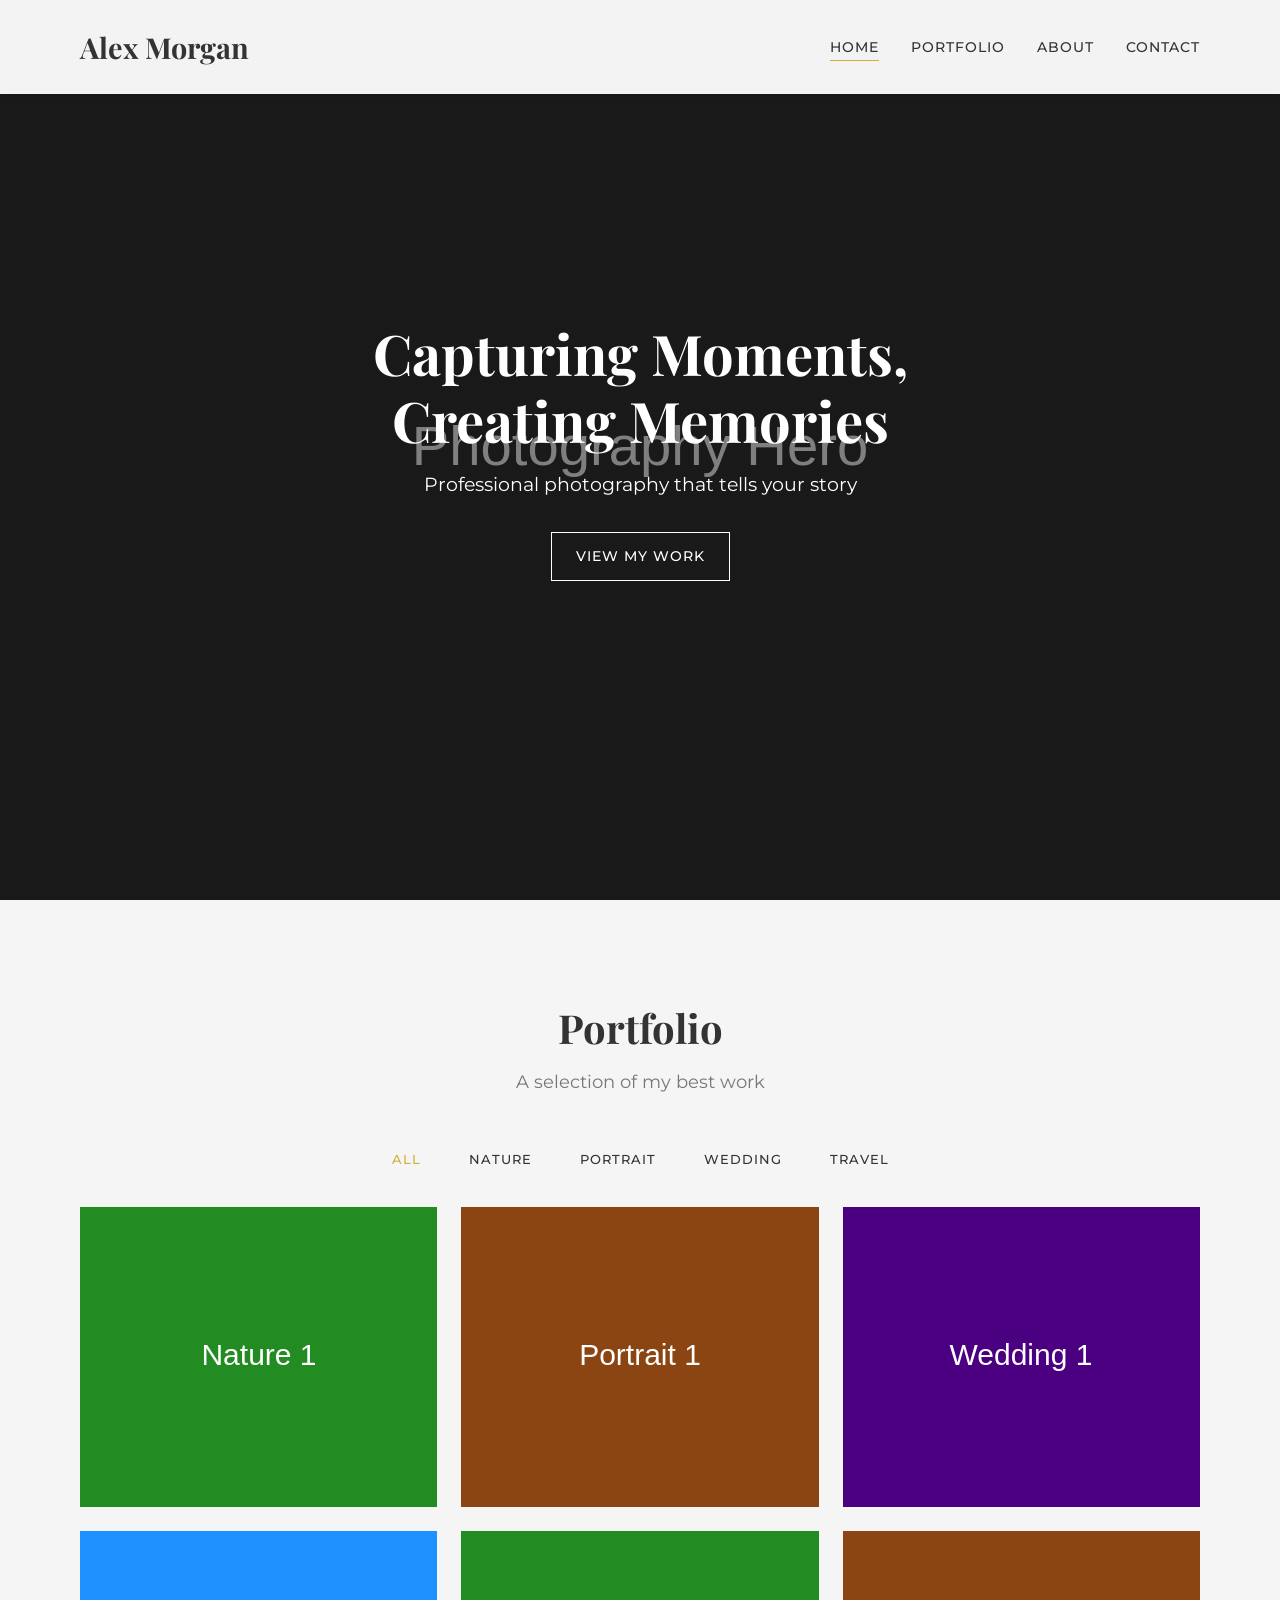
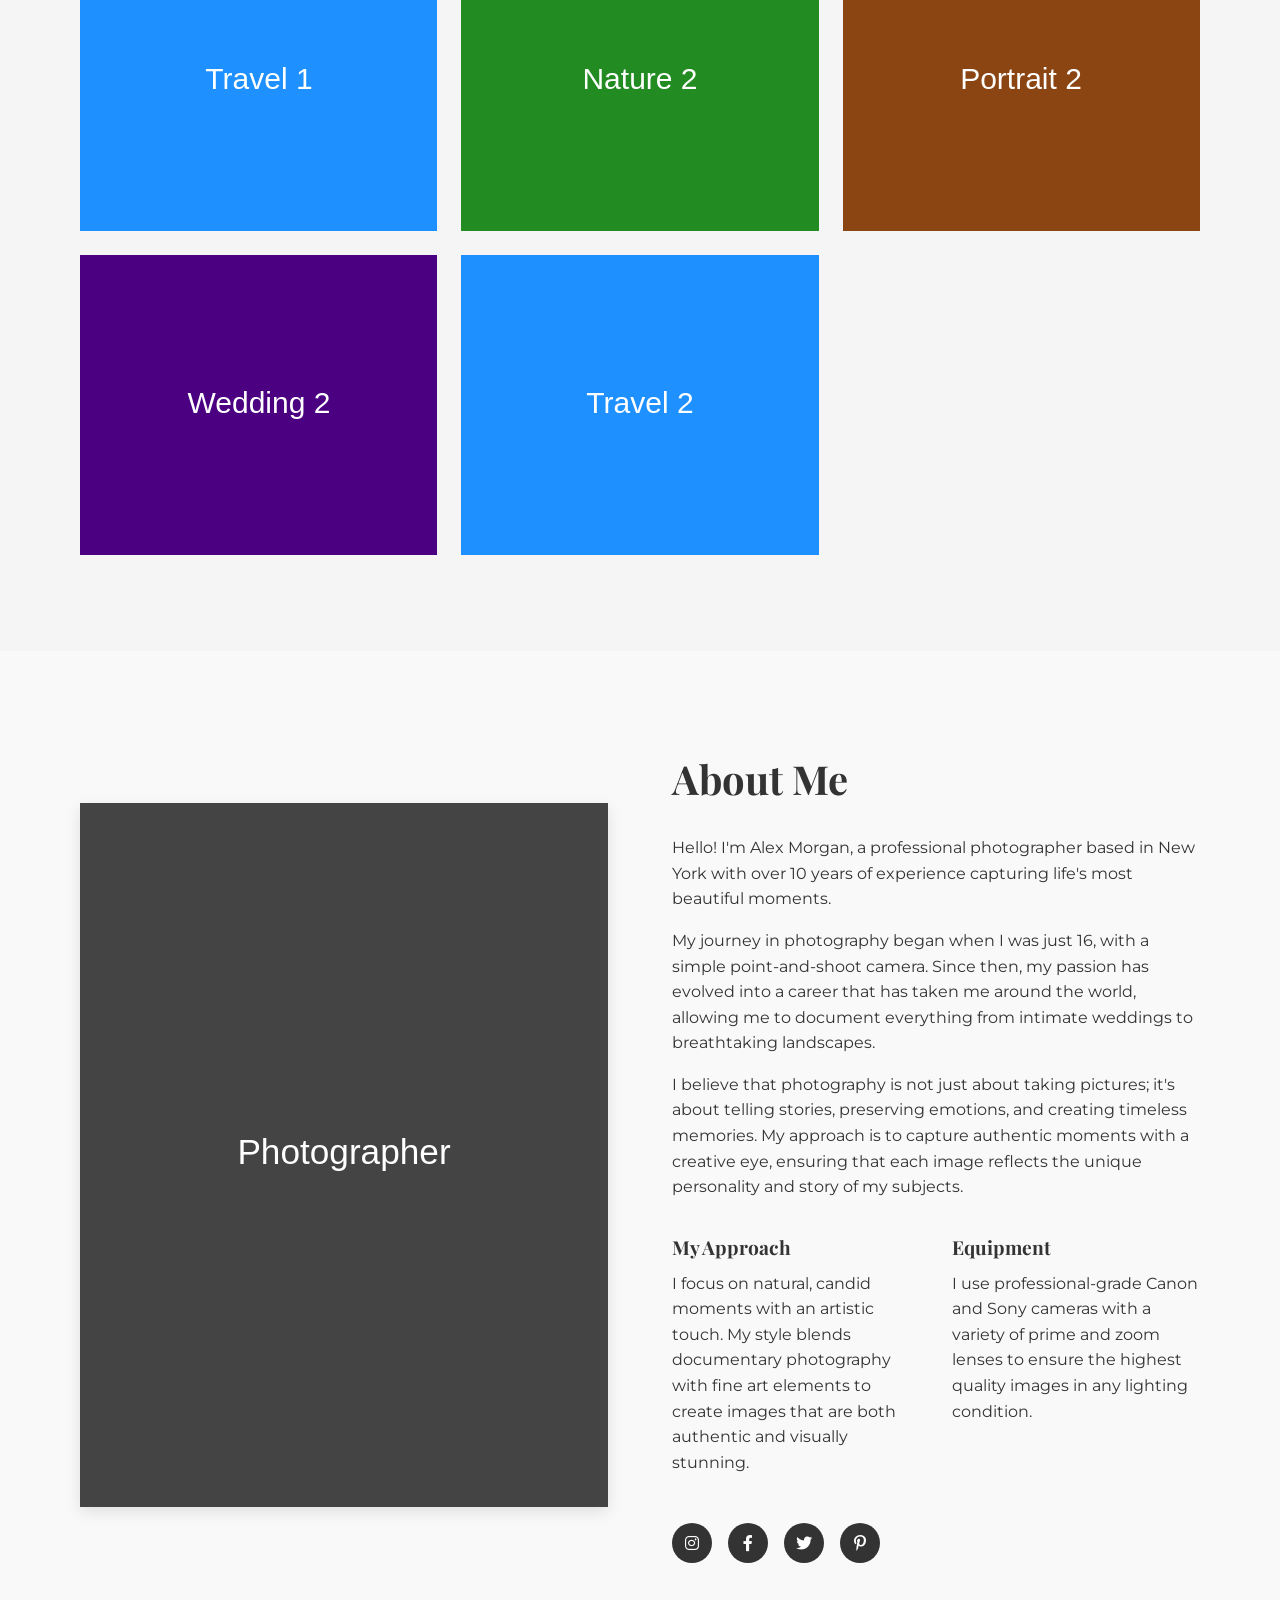
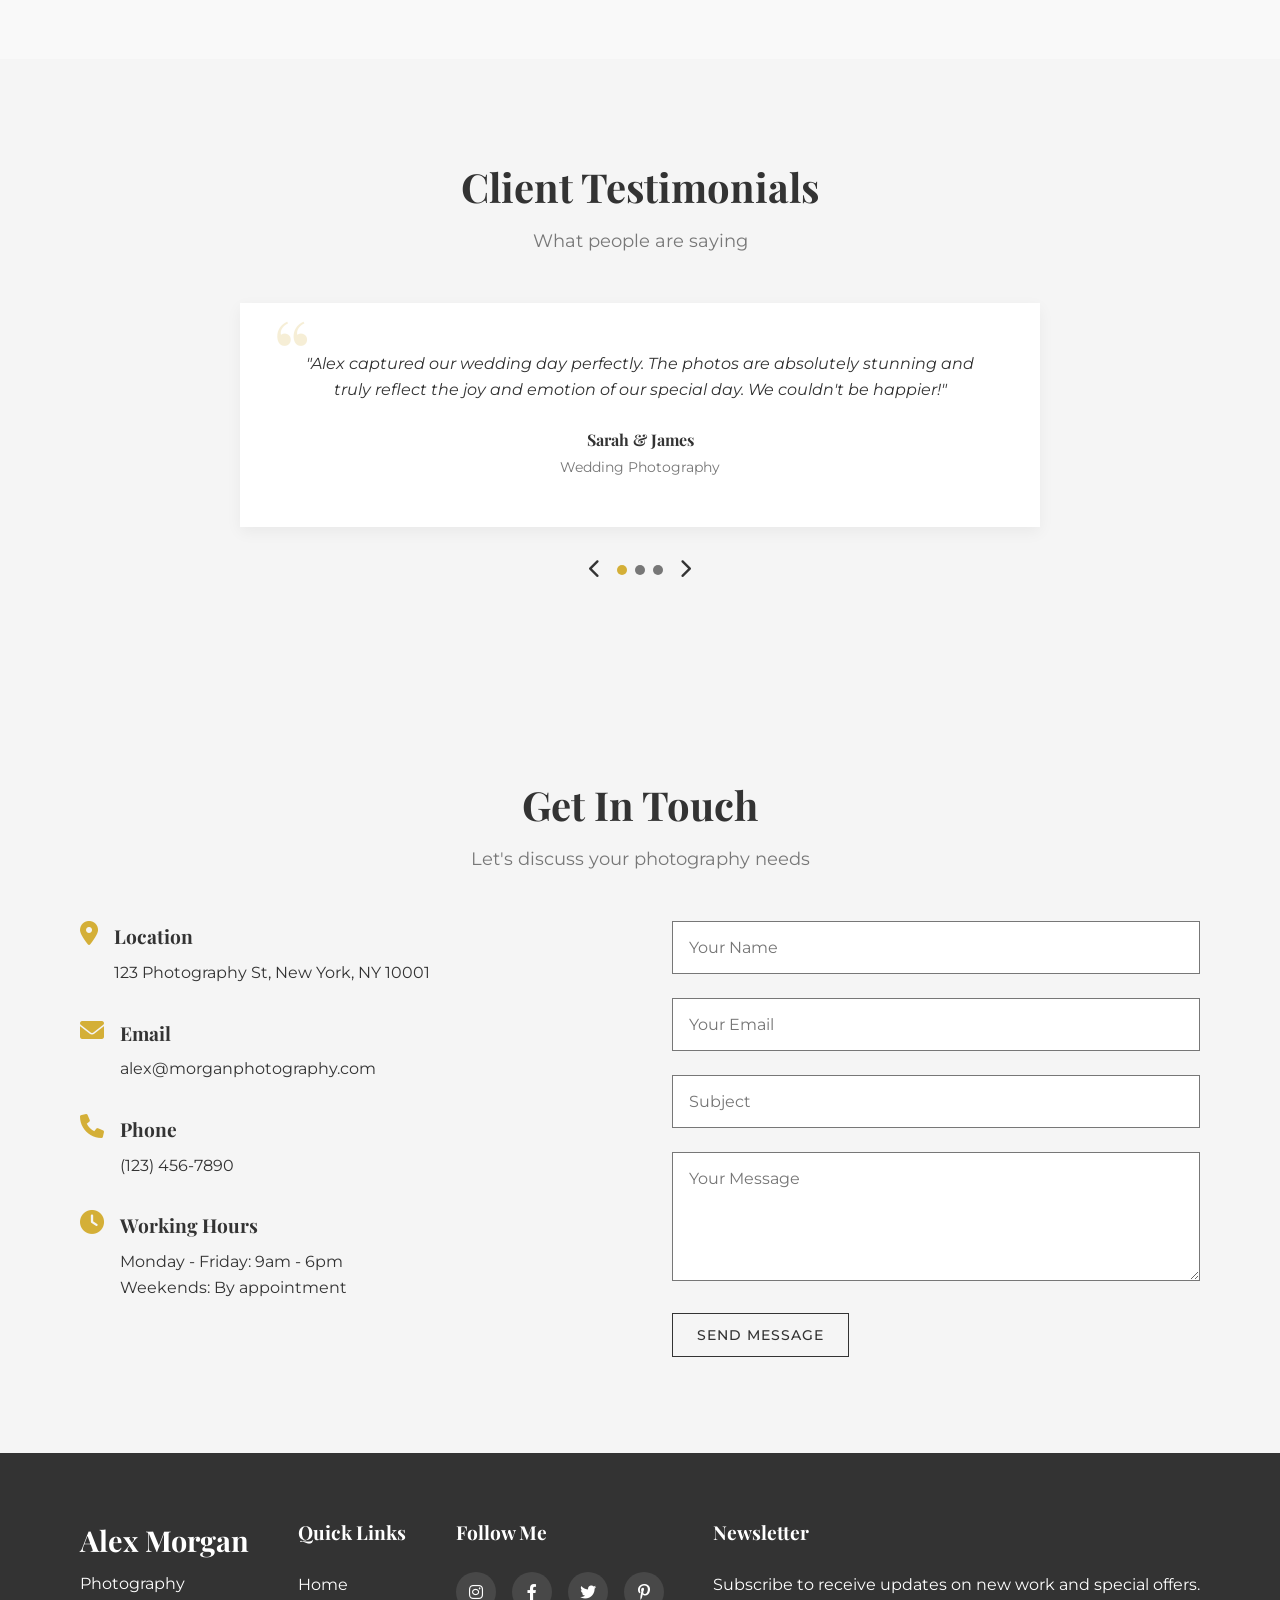
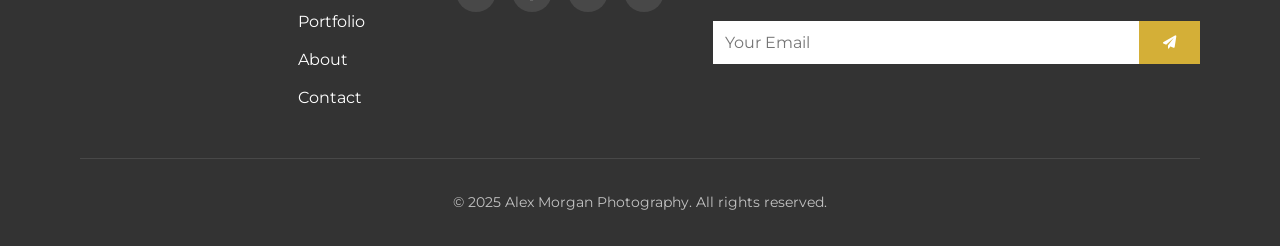
<file: index.html>
<!DOCTYPE html>
<html lang="en">
<head>
    <meta charset="UTF-8">
    <meta name="viewport" content="width=device-width, initial-scale=1.0">
    <title>Alex Morgan | Photography</title>
    <link rel="stylesheet" href="styles.css">
    <link rel="stylesheet" href="https://cdnjs.cloudflare.com/ajax/libs/font-awesome/6.0.0-beta3/css/all.min.css">
    <link rel="preconnect" href="https://fonts.googleapis.com">
    <link rel="preconnect" href="https://fonts.gstatic.com" crossorigin>
    <link href="https://fonts.googleapis.com/css2?family=Montserrat:wght@300;400;500;600;700&family=Playfair+Display:wght@400;500;600;700&display=swap" rel="stylesheet">
</head>
<body>
    <header>
        <div class="container">
            <nav>
                <div class="logo">
                    <a href="index.html">Alex Morgan</a>
                </div>
                <ul class="nav-links">
                    <li><a href="#home" class="active">Home</a></li>
                    <li><a href="#portfolio">Portfolio</a></li>
                    <li><a href="#about">About</a></li>
                    <li><a href="#contact">Contact</a></li>
                </ul>
                <div class="hamburger">
                    <span></span>
                    <span></span>
                    <span></span>
                </div>
            </nav>
        </div>
    </header>

    <section id="home" class="hero">
        <div class="hero-content">
            <h1>Capturing Moments, Creating Memories</h1>
            <p>Professional photography that tells your story</p>
            <a href="#portfolio" class="btn">View My Work</a>
        </div>
    </section>

    <section id="portfolio" class="portfolio">
        <div class="container">
            <div class="section-header">
                <h2>Portfolio</h2>
                <p>A selection of my best work</p>
            </div>
            <div class="portfolio-filter">
                <button class="filter-btn active" data-filter="all">All</button>
                <button class="filter-btn" data-filter="nature">Nature</button>
                <button class="filter-btn" data-filter="portrait">Portrait</button>
                <button class="filter-btn" data-filter="wedding">Wedding</button>
                <button class="filter-btn" data-filter="travel">Travel</button>
            </div>
            <div class="portfolio-grid">
                <div class="portfolio-item" data-category="nature">
                    <img src="[data-uri]" alt="Nature Photography">
                    <div class="portfolio-overlay">
                        <h3>Mountain Sunrise</h3>
                        <p>Nature</p>
                        <a href="#" class="portfolio-expand">
                            <i class="fas fa-expand"></i>
                        </a>
                    </div>
                </div>
                <div class="portfolio-item" data-category="portrait">
                    <img src="[data-uri]" alt="Portrait Photography">
                    <div class="portfolio-overlay">
                        <h3>Urban Portrait</h3>
                        <p>Portrait</p>
                        <a href="#" class="portfolio-expand">
                            <i class="fas fa-expand"></i>
                        </a>
                    </div>
                </div>
                <div class="portfolio-item" data-category="wedding">
                    <img src="[data-uri]" alt="Wedding Photography">
                    <div class="portfolio-overlay">
                        <h3>First Dance</h3>
                        <p>Wedding</p>
                        <a href="#" class="portfolio-expand">
                            <i class="fas fa-expand"></i>
                        </a>
                    </div>
                </div>
                <div class="portfolio-item" data-category="travel">
                    <img src="[data-uri]" alt="Travel Photography">
                    <div class="portfolio-overlay">
                        <h3>Venice Canals</h3>
                        <p>Travel</p>
                        <a href="#" class="portfolio-expand">
                            <i class="fas fa-expand"></i>
                        </a>
                    </div>
                </div>
                <div class="portfolio-item" data-category="nature">
                    <img src="[data-uri]" alt="Nature Photography">
                    <div class="portfolio-overlay">
                        <h3>Forest Path</h3>
                        <p>Nature</p>
                        <a href="#" class="portfolio-expand">
                            <i class="fas fa-expand"></i>
                        </a>
                    </div>
                </div>
                <div class="portfolio-item" data-category="portrait">
                    <img src="[data-uri]" alt="Portrait Photography">
                    <div class="portfolio-overlay">
                        <h3>Studio Light</h3>
                        <p>Portrait</p>
                        <a href="#" class="portfolio-expand">
                            <i class="fas fa-expand"></i>
                        </a>
                    </div>
                </div>
                <div class="portfolio-item" data-category="wedding">
                    <img src="[data-uri]" alt="Wedding Photography">
                    <div class="portfolio-overlay">
                        <h3>Ceremony</h3>
                        <p>Wedding</p>
                        <a href="#" class="portfolio-expand">
                            <i class="fas fa-expand"></i>
                        </a>
                    </div>
                </div>
                <div class="portfolio-item" data-category="travel">
                    <img src="[data-uri]" alt="Travel Photography">
                    <div class="portfolio-overlay">
                        <h3>Mountain Village</h3>
                        <p>Travel</p>
                        <a href="#" class="portfolio-expand">
                            <i class="fas fa-expand"></i>
                        </a>
                    </div>
                </div>
            </div>
        </div>
    </section>

    <section id="about" class="about">
        <div class="container">
            <div class="about-content">
                <div class="about-image">
                    <img src="[data-uri]" alt="Alex Morgan">
                </div>
                <div class="about-text">
                    <h2>About Me</h2>
                    <p>Hello! I'm Alex Morgan, a professional photographer based in New York with over 10 years of experience capturing life's most beautiful moments.</p>
                    <p>My journey in photography began when I was just 16, with a simple point-and-shoot camera. Since then, my passion has evolved into a career that has taken me around the world, allowing me to document everything from intimate weddings to breathtaking landscapes.</p>
                    <p>I believe that photography is not just about taking pictures; it's about telling stories, preserving emotions, and creating timeless memories. My approach is to capture authentic moments with a creative eye, ensuring that each image reflects the unique personality and story of my subjects.</p>
                    <div class="about-info">
                        <div class="info-item">
                            <h3>My Approach</h3>
                            <p>I focus on natural, candid moments with an artistic touch. My style blends documentary photography with fine art elements to create images that are both authentic and visually stunning.</p>
                        </div>
                        <div class="info-item">
                            <h3>Equipment</h3>
                            <p>I use professional-grade Canon and Sony cameras with a variety of prime and zoom lenses to ensure the highest quality images in any lighting condition.</p>
                        </div>
                    </div>
                    <div class="social-links">
                        <a href="#"><i class="fab fa-instagram"></i></a>
                        <a href="#"><i class="fab fa-facebook-f"></i></a>
                        <a href="#"><i class="fab fa-twitter"></i></a>
                        <a href="#"><i class="fab fa-pinterest-p"></i></a>
                    </div>
                </div>
            </div>
        </div>
    </section>

    <section class="testimonials">
        <div class="container">
            <div class="section-header">
                <h2>Client Testimonials</h2>
                <p>What people are saying</p>
            </div>
            <div class="testimonial-slider">
                <div class="testimonial-slide active">
                    <div class="testimonial-content">
                        <p>"Alex captured our wedding day perfectly. The photos are absolutely stunning and truly reflect the joy and emotion of our special day. We couldn't be happier!"</p>
                        <div class="testimonial-author">
                            <h4>Sarah & James</h4>
                            <p>Wedding Photography</p>
                        </div>
                    </div>
                </div>
                <div class="testimonial-slide">
                    <div class="testimonial-content">
                        <p>"Working with Alex for my professional headshots was a fantastic experience. They made me feel comfortable and the results exceeded my expectations. Highly recommend!"</p>
                        <div class="testimonial-author">
                            <h4>Michael Johnson</h4>
                            <p>Portrait Photography</p>
                        </div>
                    </div>
                </div>
                <div class="testimonial-slide">
                    <div class="testimonial-content">
                        <p>"Alex has an incredible eye for detail and composition. The landscape photos they took for our travel magazine were breathtaking and captured the essence of each location perfectly."</p>
                        <div class="testimonial-author">
                            <h4>Emily Chen</h4>
                            <p>Travel Magazine Editor</p>
                        </div>
                    </div>
                </div>
                <div class="testimonial-controls">
                    <button class="prev-btn"><i class="fas fa-chevron-left"></i></button>
                    <div class="testimonial-dots">
                        <span class="dot active" data-slide="0"></span>
                        <span class="dot" data-slide="1"></span>
                        <span class="dot" data-slide="2"></span>
                    </div>
                    <button class="next-btn"><i class="fas fa-chevron-right"></i></button>
                </div>
            </div>
        </div>
    </section>

    <section id="contact" class="contact">
        <div class="container">
            <div class="section-header">
                <h2>Get In Touch</h2>
                <p>Let's discuss your photography needs</p>
            </div>
            <div class="contact-content">
                <div class="contact-info">
                    <div class="info-item">
                        <i class="fas fa-map-marker-alt"></i>
                        <div>
                            <h3>Location</h3>
                            <p>123 Photography St, New York, NY 10001</p>
                        </div>
                    </div>
                    <div class="info-item">
                        <i class="fas fa-envelope"></i>
                        <div>
                            <h3>Email</h3>
                            <p>alex@morganphotography.com</p>
                        </div>
                    </div>
                    <div class="info-item">
                        <i class="fas fa-phone"></i>
                        <div>
                            <h3>Phone</h3>
                            <p>(123) 456-7890</p>
                        </div>
                    </div>
                    <div class="info-item">
                        <i class="fas fa-clock"></i>
                        <div>
                            <h3>Working Hours</h3>
                            <p>Monday - Friday: 9am - 6pm<br>Weekends: By appointment</p>
                        </div>
                    </div>
                </div>
                <div class="contact-form">
                    <form id="contact-form">
                        <div class="form-group">
                            <input type="text" id="name" name="name" placeholder="Your Name" required>
                        </div>
                        <div class="form-group">
                            <input type="email" id="email" name="email" placeholder="Your Email" required>
                        </div>
                        <div class="form-group">
                            <input type="text" id="subject" name="subject" placeholder="Subject" required>
                        </div>
                        <div class="form-group">
                            <textarea id="message" name="message" placeholder="Your Message" rows="5" required></textarea>
                        </div>
                        <button type="submit" class="btn">Send Message</button>
                    </form>
                </div>
            </div>
        </div>
    </section>

    <footer>
        <div class="container">
            <div class="footer-content">
                <div class="footer-logo">
                    <h3>Alex Morgan</h3>
                    <p>Photography</p>
                </div>
                <div class="footer-links">
                    <h4>Quick Links</h4>
                    <ul>
                        <li><a href="#home">Home</a></li>
                        <li><a href="#portfolio">Portfolio</a></li>
                        <li><a href="#about">About</a></li>
                        <li><a href="#contact">Contact</a></li>
                    </ul>
                </div>
                <div class="footer-social">
                    <h4>Follow Me</h4>
                    <div class="social-links">
                        <a href="#"><i class="fab fa-instagram"></i></a>
                        <a href="#"><i class="fab fa-facebook-f"></i></a>
                        <a href="#"><i class="fab fa-twitter"></i></a>
                        <a href="#"><i class="fab fa-pinterest-p"></i></a>
                    </div>
                </div>
                <div class="footer-newsletter">
                    <h4>Newsletter</h4>
                    <p>Subscribe to receive updates on new work and special offers.</p>
                    <form id="newsletter-form">
                        <div class="form-group">
                            <input type="email" placeholder="Your Email" required>
                            <button type="submit"><i class="fas fa-paper-plane"></i></button>
                        </div>
                    </form>
                </div>
            </div>
            <div class="footer-bottom">
                <p>&copy; 2025 Alex Morgan Photography. All rights reserved.</p>
            </div>
        </div>
    </footer>

    <div class="lightbox" id="lightbox">
        <span class="close-lightbox">&times;</span>
        <img class="lightbox-content" id="lightbox-img">
        <div class="lightbox-caption" id="lightbox-caption"></div>
    </div>

    <script src="script.js"></script>
</body>
</html>
</file>
<file: styles.css>
/* Variables */
:root {
    --primary-color: #333333;
    --secondary-color: #f5f5f5;
    --accent-color: #d4af37;
    --text-color: #333333;
    --light-text: #ffffff;
    --gray-color: #777777;
    --light-gray: #f9f9f9;
    --dark-gray: #222222;

    --heading-font: 'Playfair Display', serif;
    --body-font: 'Montserrat', sans-serif;

    --transition-fast: 0.3s ease;
    --transition-slow: 0.5s ease;

    --container-width: 1200px;
    --section-spacing: 6rem;
}

/* Reset & Base Styles */
* {
    margin: 0;
    padding: 0;
    box-sizing: border-box;
}

html {
    scroll-behavior: smooth;
}

body {
    font-family: var(--body-font);
    color: var(--text-color);
    background-color: var(--secondary-color);
    line-height: 1.6;
}

a {
    text-decoration: none;
    color: var(--primary-color);
    transition: color var(--transition-fast);
}

a:hover {
    color: var(--accent-color);
}

ul {
    list-style: none;
}

img {
    max-width: 100%;
    height: auto;
    display: block;
}

.container {
    width: 90%;
    max-width: var(--container-width);
    margin: 0 auto;
    padding: 0 1rem;
}

.section-header {
    text-align: center;
    margin-bottom: 3rem;
}

.section-header h2 {
    font-family: var(--heading-font);
    font-size: 2.5rem;
    color: var(--primary-color);
    margin-bottom: 0.5rem;
}

.section-header p {
    color: var(--gray-color);
    font-size: 1.1rem;
}

.btn {
    display: inline-block;
    padding: 0.75rem 1.5rem;
    border-radius: 0;
    font-weight: 500;
    transition: all var(--transition-fast);
    cursor: pointer;
    text-align: center;
    border: 1px solid var(--primary-color);
    background-color: transparent;
    color: var(--primary-color);
    font-family: var(--body-font);
    letter-spacing: 1px;
    text-transform: uppercase;
    font-size: 0.9rem;
}

.btn:hover {
    background-color: var(--primary-color);
    color: var(--light-text);
}

/* Header & Navigation */
header {
    position: fixed;
    top: 0;
    left: 0;
    width: 100%;
    z-index: 1000;
    background-color: rgba(255, 255, 255, 0.95);
    box-shadow: 0 2px 10px rgba(0, 0, 0, 0.1);
}

nav {
    display: flex;
    justify-content: space-between;
    align-items: center;
    padding: 1.5rem 0;
}

.logo a {
    font-family: var(--heading-font);
    font-size: 1.8rem;
    font-weight: 700;
    color: var(--primary-color);
}

.nav-links {
    display: flex;
    gap: 2rem;
}

.nav-links a {
    color: var(--primary-color);
    font-weight: 500;
    text-transform: uppercase;
    font-size: 0.9rem;
    letter-spacing: 1px;
    position: relative;
}

.nav-links a::after {
    content: '';
    position: absolute;
    bottom: -5px;
    left: 0;
    width: 0;
    height: 1px;
    background-color: var(--accent-color);
    transition: width var(--transition-fast);
}

.nav-links a:hover::after,
.nav-links a.active::after {
    width: 100%;
}

.hamburger {
    display: none;
    flex-direction: column;
    gap: 5px;
    cursor: pointer;
}

.hamburger span {
    display: block;
    width: 25px;
    height: 2px;
    background-color: var(--primary-color);
    transition: all var(--transition-fast);
}

/* Hero Section */
.hero {
    height: 100vh;
    background: linear-gradient(rgba(0, 0, 0, 0.5), rgba(0, 0, 0, 0.5)), url('[data-uri]');
    background-size: cover;
    background-position: center;
    display: flex;
    align-items: center;
    justify-content: center;
    text-align: center;
    color: var(--light-text);
}

.hero-content {
    max-width: 800px;
    padding: 0 1rem;
}

.hero h1 {
    font-family: var(--heading-font);
    font-size: 3.5rem;
    line-height: 1.2;
    margin-bottom: 1rem;
}

.hero p {
    font-size: 1.2rem;
    margin-bottom: 2rem;
}

.hero .btn {
    border-color: var(--light-text);
    color: var(--light-text);
}

.hero .btn:hover {
    background-color: var(--light-text);
    color: var(--primary-color);
}

/* Portfolio Section */
.portfolio {
    padding: var(--section-spacing) 0;
}

.portfolio-filter {
    display: flex;
    justify-content: center;
    flex-wrap: wrap;
    gap: 1rem;
    margin-bottom: 2rem;
}

.filter-btn {
    background-color: transparent;
    border: none;
    padding: 0.5rem 1rem;
    font-family: var(--body-font);
    font-weight: 500;
    color: var(--text-color);
    cursor: pointer;
    transition: all var(--transition-fast);
    text-transform: uppercase;
    font-size: 0.8rem;
    letter-spacing: 1px;
}

.filter-btn:hover,
.filter-btn.active {
    color: var(--accent-color);
}

.portfolio-grid {
    display: grid;
    grid-template-columns: repeat(auto-fill, minmax(300px, 1fr));
    gap: 1.5rem;
}

.portfolio-item {
    position: relative;
    overflow: hidden;
    height: 300px;
}

.portfolio-item img {
    width: 100%;
    height: 100%;
    object-fit: cover;
    transition: transform var(--transition-slow);
}

.portfolio-overlay {
    position: absolute;
    top: 0;
    left: 0;
    width: 100%;
    height: 100%;
    background-color: rgba(0, 0, 0, 0.7);
    display: flex;
    flex-direction: column;
    align-items: center;
    justify-content: center;
    opacity: 0;
    transition: opacity var(--transition-fast);
    padding: 1rem;
    text-align: center;
}

.portfolio-overlay h3 {
    color: var(--light-text);
    font-family: var(--heading-font);
    margin-bottom: 0.5rem;
}

.portfolio-overlay p {
    color: var(--accent-color);
    text-transform: uppercase;
    font-size: 0.8rem;
    letter-spacing: 1px;
    margin-bottom: 1rem;
}

.portfolio-expand {
    width: 40px;
    height: 40px;
    border-radius: 50%;
    background-color: var(--accent-color);
    display: flex;
    align-items: center;
    justify-content: center;
    color: var(--light-text);
    transition: all var(--transition-fast);
}

.portfolio-expand:hover {
    background-color: var(--light-text);
    color: var(--accent-color);
}

.portfolio-item:hover img {
    transform: scale(1.1);
}

.portfolio-item:hover .portfolio-overlay {
    opacity: 1;
}

/* About Section */
.about {
    padding: var(--section-spacing) 0;
    background-color: var(--light-gray);
}

.about-content {
    display: flex;
    gap: 4rem;
    align-items: center;
}

.about-image,
.about-text {
    flex: 1;
}

.about-image img {
    width: 100%;
    box-shadow: 0 5px 15px rgba(0, 0, 0, 0.1);
}

.about-text h2 {
    font-family: var(--heading-font);
    font-size: 2.5rem;
    color: var(--primary-color);
    margin-bottom: 1.5rem;
}

.about-text p {
    margin-bottom: 1rem;
}

.about-info {
    display: flex;
    gap: 2rem;
    margin: 2rem 0;
}

.info-item {
    flex: 1;
}

.info-item h3 {
    font-family: var(--heading-font);
    color: var(--primary-color);
    margin-bottom: 0.5rem;
    font-size: 1.2rem;
}

.social-links {
    display: flex;
    gap: 1rem;
}

.social-links a {
    display: flex;
    align-items: center;
    justify-content: center;
    width: 40px;
    height: 40px;
    border-radius: 50%;
    background-color: var(--primary-color);
    color: var(--light-text);
    font-size: 1rem;
    transition: all var(--transition-fast);
}

.social-links a:hover {
    background-color: var(--accent-color);
    transform: translateY(-3px);
}

/* Testimonials Section */
.testimonials {
    padding: var(--section-spacing) 0;
    background-color: var(--secondary-color);
}

.testimonial-slider {
    position: relative;
    max-width: 800px;
    margin: 0 auto;
}

.testimonial-slide {
    display: none;
}

.testimonial-slide.active {
    display: block;
}

.testimonial-content {
    background-color: var(--light-text);
    padding: 3rem;
    text-align: center;
    box-shadow: 0 5px 15px rgba(0, 0, 0, 0.05);
    position: relative;
}

.testimonial-content::before {
    content: '\201C';
    font-family: var(--heading-font);
    font-size: 6rem;
    color: var(--accent-color);
    opacity: 0.2;
    position: absolute;
    top: 0;
    left: 2rem;
    line-height: 1;
}

.testimonial-content p {
    font-style: italic;
    margin-bottom: 1.5rem;
}

.testimonial-author h4 {
    font-family: var(--heading-font);
    color: var(--primary-color);
    margin-bottom: 0.25rem;
}

.testimonial-author p {
    color: var(--gray-color);
    font-style: normal;
    font-size: 0.9rem;
    margin-bottom: 0;
}

.testimonial-controls {
    display: flex;
    align-items: center;
    justify-content: center;
    margin-top: 2rem;
}

.prev-btn,
.next-btn {
    background-color: transparent;
    border: none;
    font-size: 1.2rem;
    color: var(--primary-color);
    cursor: pointer;
    transition: color var(--transition-fast);
}

.prev-btn:hover,
.next-btn:hover {
    color: var(--accent-color);
}

.testimonial-dots {
    display: flex;
    gap: 0.5rem;
    margin: 0 1rem;
}

.dot {
    width: 10px;
    height: 10px;
    border-radius: 50%;
    background-color: var(--gray-color);
    cursor: pointer;
    transition: background-color var(--transition-fast);
}

.dot.active,
.dot:hover {
    background-color: var(--accent-color);
}

/* Contact Section */
.contact {
    padding: var(--section-spacing) 0;
}

.contact-content {
    display: flex;
    gap: 4rem;
}

.contact-info,
.contact-form {
    flex: 1;
}

.contact-info .info-item {
    display: flex;
    align-items: flex-start;
    gap: 1rem;
    margin-bottom: 2rem;
}

.contact-info .info-item i {
    font-size: 1.5rem;
    color: var(--accent-color);
}

.contact-info .info-item h3 {
    font-family: var(--heading-font);
    color: var(--primary-color);
    margin-bottom: 0.5rem;
}

.form-group {
    margin-bottom: 1.5rem;
}

.form-group input,
.form-group textarea {
    width: 100%;
    padding: 1rem;
    border: 1px solid var(--gray-color);
    font-family: var(--body-font);
    font-size: 1rem;
    transition: border-color var(--transition-fast);
}

.form-group input:focus,
.form-group textarea:focus {
    outline: none;
    border-color: var(--accent-color);
}

/* Footer */
footer {
    background-color: var(--primary-color);
    color: var(--light-text);
    padding: 4rem 0 2rem;
}

.footer-content {
    display: flex;
    justify-content: space-between;
    flex-wrap: wrap;
    gap: 2rem;
    margin-bottom: 3rem;
}

.footer-logo h3 {
    font-family: var(--heading-font);
    font-size: 1.8rem;
    margin-bottom: 0.5rem;
}

.footer-links h4,
.footer-social h4,
.footer-newsletter h4 {
    font-family: var(--heading-font);
    margin-bottom: 1.5rem;
    font-size: 1.2rem;
}

.footer-links ul {
    display: flex;
    flex-direction: column;
    gap: 0.75rem;
}

.footer-links a,
.footer-social a {
    color: var(--light-text);
    transition: color var(--transition-fast);
}

.footer-links a:hover,
.footer-social a:hover {
    color: var(--accent-color);
}

.footer-social .social-links {
    margin-top: 1rem;
}

.footer-social .social-links a {
    background-color: rgba(255, 255, 255, 0.1);
}

.footer-newsletter p {
    margin-bottom: 1.5rem;
}

.footer-newsletter .form-group {
    display: flex;
}

.footer-newsletter input {
    flex: 1;
    padding: 0.75rem;
    border: none;
    font-family: var(--body-font);
    font-size: 1rem;
}

.footer-newsletter button {
    background-color: var(--accent-color);
    color: var(--light-text);
    border: none;
    padding: 0 1.5rem;
    cursor: pointer;
    transition: background-color var(--transition-fast);
}

.footer-newsletter button:hover {
    background-color: var(--light-text);
    color: var(--accent-color);
}

.footer-bottom {
    text-align: center;
    padding-top: 2rem;
    border-top: 1px solid rgba(255, 255, 255, 0.1);
}

.footer-bottom p {
    font-size: 0.9rem;
    color: rgba(255, 255, 255, 0.7);
}

/* Lightbox */
.lightbox {
    display: none;
    position: fixed;
    z-index: 1100;
    left: 0;
    top: 0;
    width: 100%;
    height: 100%;
    overflow: auto;
    background-color: rgba(0, 0, 0, 0.9);
}

.close-lightbox {
    position: absolute;
    top: 15px;
    right: 35px;
    color: var(--light-text);
    font-size: 40px;
    font-weight: bold;
    cursor: pointer;
    z-index: 1101;
}

.lightbox-content {
    margin: auto;
    display: block;
    max-width: 90%;
    max-height: 90%;
    position: absolute;
    top: 50%;
    left: 50%;
    transform: translate(-50%, -50%);
}

.lightbox-caption {
    margin: auto;
    display: block;
    width: 80%;
    max-width: 700px;
    text-align: center;
    color: var(--light-text);
    padding: 10px 0;
    height: 150px;
    position: absolute;
    bottom: 0;
    left: 50%;
    transform: translateX(-50%);
}

/* Responsive Design */
@media (max-width: 992px) {
    .about-content,
    .contact-content {
        flex-direction: column;
    }

    .hero h1 {
        font-size: 3rem;
    }

    .about-info {
        flex-direction: column;
        gap: 1.5rem;
    }

    .footer-content > div {
        flex: 1 1 40%;
    }
}

@media (max-width: 768px) {
    .nav-links {
        display: none;
    }

    .hamburger {
        display: flex;
    }

    .portfolio-grid {
        grid-template-columns: repeat(auto-fill, minmax(250px, 1fr));
    }

    .testimonial-content {
        padding: 2rem;
    }

    .footer-content > div {
        flex: 1 1 100%;
    }
}

@media (max-width: 576px) {
    .hero h1 {
        font-size: 2.5rem;
    }

    .portfolio-filter {
        flex-direction: column;
        align-items: center;
    }

    .portfolio-grid {
        grid-template-columns: 1fr;
    }

    .section-header h2 {
        font-size: 2rem;
    }
}
</file>
